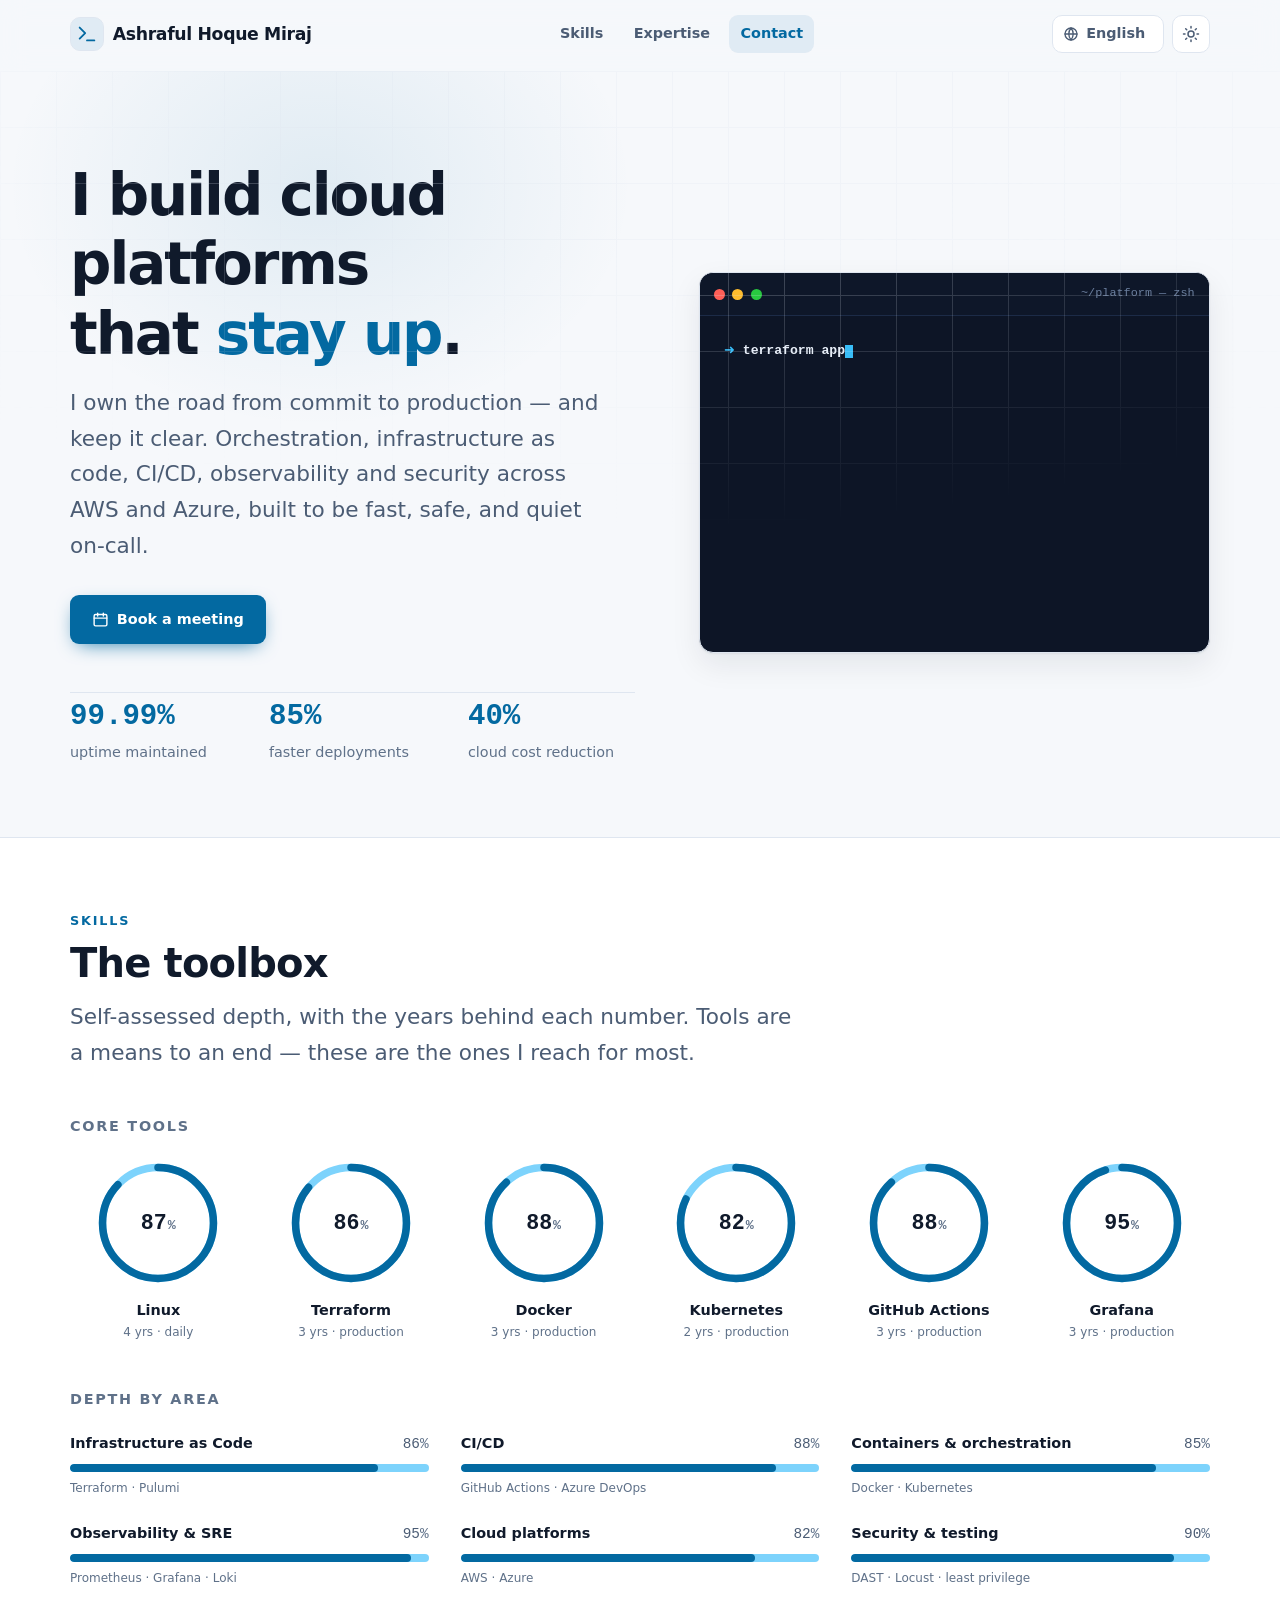
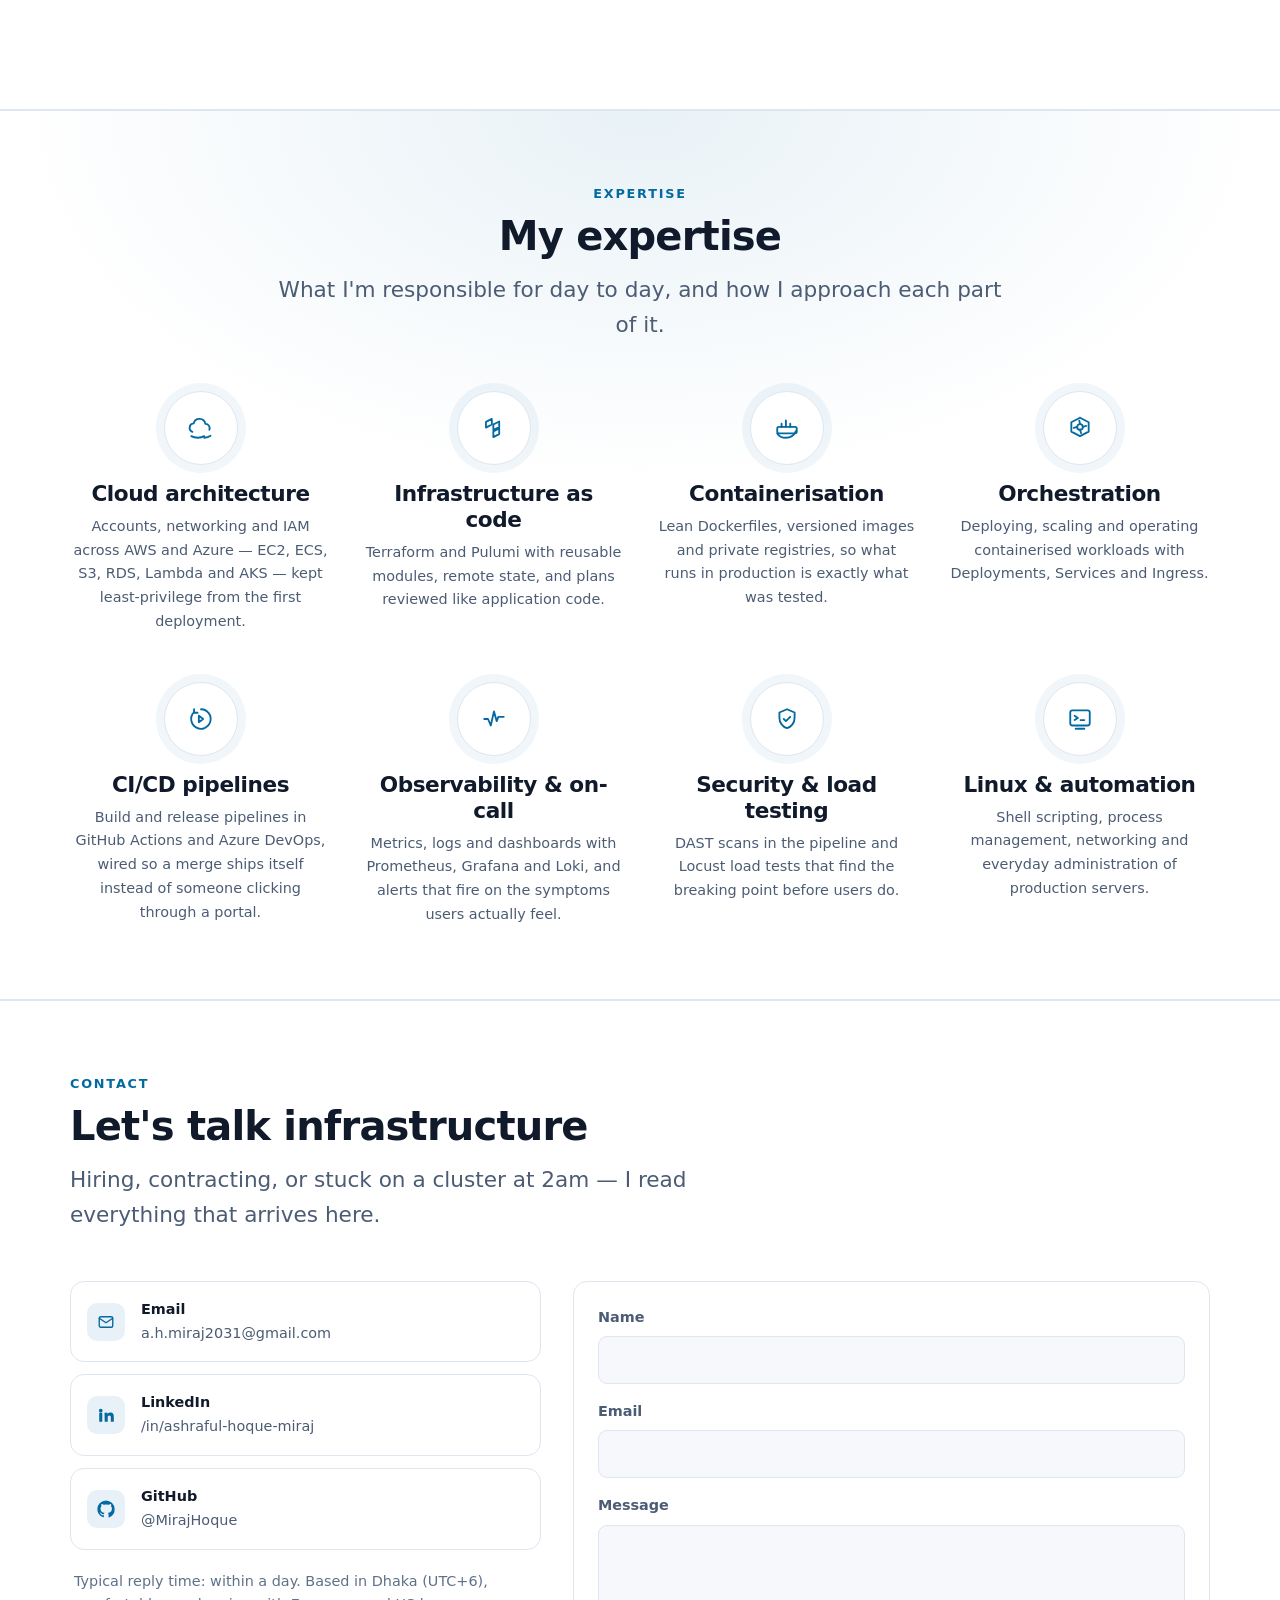
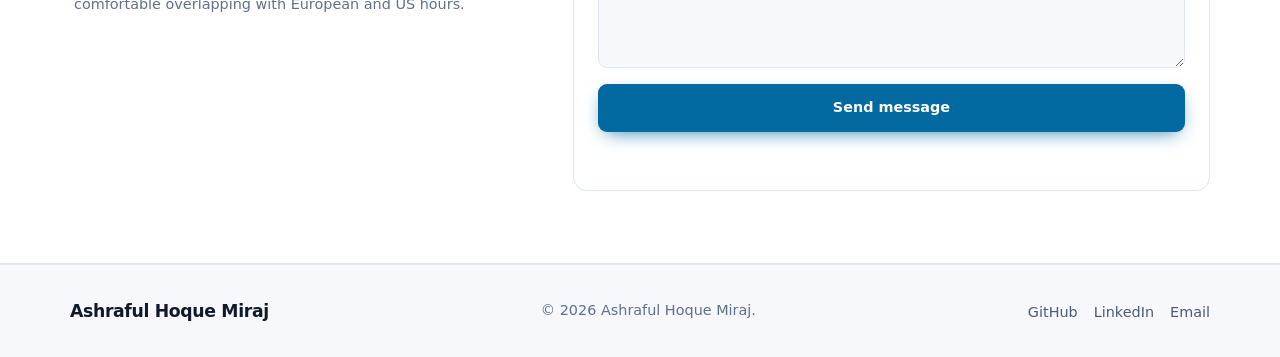
<file: index.html>
<!DOCTYPE html>
<html lang="en" data-theme="light">
<head>
<meta charset="utf-8">
<meta name="viewport" content="width=device-width, initial-scale=1">

<!-- ============================================================
     PRIMARY META  (edit name / domain / description here)
     ============================================================ -->
<title>Ashraful Hoque Miraj — DevOps &amp; Platform Engineer</title>
<meta name="description" content="DevOps and Platform Engineer specialising in AWS, Kubernetes, Terraform and CI/CD automation. I build reliable, secure, cost-efficient cloud platforms.">
<meta name="author" content="Ashraful Hoque Miraj">
<!-- Light is the default; the toggle updates this to match. -->
<meta name="theme-color" content="#f6f8fb">
<link rel="canonical" href="https://iammiraj.me/">

<!-- Open Graph / social sharing -->
<meta property="og:type" content="website">
<meta property="og:url" content="https://iammiraj.me/">
<meta property="og:title" content="Ashraful Hoque Miraj — DevOps &amp; Platform Engineer">
<meta property="og:description" content="I design and run cloud platforms: AWS, Kubernetes, Terraform, GitOps and observability that teams actually enjoy shipping on.">
<meta property="og:image" content="https://iammiraj.me/assets/img/og-image.png">
<meta property="og:image:alt" content="Ashraful Hoque Miraj, DevOps and Platform Engineer">
<meta name="twitter:card" content="summary_large_image">
<meta name="twitter:title" content="Ashraful Hoque Miraj — DevOps &amp; Platform Engineer">
<meta name="twitter:description" content="I design and run cloud platforms: AWS, Kubernetes, Terraform, GitOps and observability.">
<meta name="twitter:image" content="https://iammiraj.me/assets/img/og-image.png">

<!-- Icons / manifest -->
<link rel="icon" href="assets/img/favicon.svg" type="image/svg+xml">
<link rel="apple-touch-icon" href="assets/img/apple-touch-icon.png">
<link rel="manifest" href="site.webmanifest">

<!-- Styles -->
<link rel="stylesheet" href="assets/css/styles.css">

<!-- Set the theme before first paint to avoid a flash of the wrong colours.
     Kept in its own file so the Content Security Policy needs no inline scripts. -->
<script src="assets/js/theme-init.js"></script>

<!-- Structured data: helps Google show you as a person, not a page -->
<script type="application/ld+json">
{
  "@context": "https://schema.org",
  "@type": "Person",
  "name": "Ashraful Hoque Miraj",
  "jobTitle": "DevOps & Platform Engineer",
  "email": "mailto:a.h.miraj2031@gmail.com",
  "url": "https://iammiraj.me/",
  "sameAs": [
    "https://github.com/MirajHoque",
    "https://www.linkedin.com/in/ashraful-hoque-miraj-719020146/"
  ],
  "knowsAbout": ["AWS", "Kubernetes", "Terraform", "CI/CD", "Observability", "Site Reliability Engineering"]
}
</script>
</head>

<body>
<a class="skip-link" href="#main" data-i18n="a11y.skip">Skip to main content</a>

<!-- ============================================================ HEADER -->
<header class="site-header" id="site-header">
  <div class="container header-inner">
    <a class="brand" href="#top">
      <span class="brand-mark" aria-hidden="true">
        <svg viewBox="0 0 24 24" width="22" height="22" fill="none" stroke="currentColor" stroke-width="2" stroke-linecap="round" stroke-linejoin="round"><path d="m4 17 6-6-6-6"/><path d="M12 19h8"/></svg>
      </span>
      <span class="brand-text">Ashraful Hoque Miraj</span>
    </a>

    <nav class="nav" id="primary-nav" aria-label="Primary" data-i18n-attr="aria-label:nav.label">
      <ul class="nav-list">
        <!-- HIDDEN FOR INITIAL RELEASE: <li><a href="#about">About</a></li> -->
        <li><a href="#skills" data-i18n="nav.skills">Skills</a></li>
        <li><a href="#expertise" data-i18n="nav.expertise">Expertise</a></li>
        <!-- HIDDEN FOR INITIAL RELEASE: <li><a href="#experience">Experience</a></li> -->
        <!-- HIDDEN FOR INITIAL RELEASE: <li><a href="#projects">Projects</a></li> -->
        <!-- HIDDEN FOR INITIAL RELEASE: <li><a href="#certifications">Certifications</a></li> -->
        <li><a href="#contact" data-i18n="nav.contact">Contact</a></li>
      </ul>
    </nav>

    <div class="header-actions">
      <label class="lang-picker">
        <span class="visually-hidden" data-i18n="lang.label">Language</span>
        <svg viewBox="0 0 24 24" width="16" height="16" fill="none" stroke="currentColor" stroke-width="2" stroke-linecap="round" stroke-linejoin="round" aria-hidden="true"><circle cx="12" cy="12" r="9"/><path d="M3 12h18"/><path d="M12 3a14 14 0 0 1 0 18a14 14 0 0 1 0-18"/></svg>
        <select id="lang-select">
          <option value="en" lang="en">English</option>
          <option value="ja" lang="ja">日本語</option>
          <option value="es" lang="es">Español</option>
          <option value="bn" lang="bn">বাংলা</option>
        </select>
      </label>
      <button class="icon-btn" id="theme-toggle" type="button" aria-label="Switch to light theme" aria-pressed="false" title="Toggle theme" data-i18n-attr="title:theme.title">
        <svg class="icon-sun" viewBox="0 0 24 24" width="18" height="18" fill="none" stroke="currentColor" stroke-width="2" stroke-linecap="round"><circle cx="12" cy="12" r="4"/><path d="M12 2v2M12 20v2M4.9 4.9l1.4 1.4M17.7 17.7l1.4 1.4M2 12h2M20 12h2M4.9 19.1l1.4-1.4M17.7 6.3l1.4-1.4"/></svg>
        <svg class="icon-moon" viewBox="0 0 24 24" width="18" height="18" fill="none" stroke="currentColor" stroke-width="2" stroke-linecap="round" stroke-linejoin="round"><path d="M21 12.8A9 9 0 1 1 11.2 3a7 7 0 0 0 9.8 9.8Z"/></svg>
      </button>
      <button class="icon-btn nav-toggle" id="nav-toggle" type="button" aria-label="Open menu" aria-expanded="false" aria-controls="primary-nav">
        <svg viewBox="0 0 24 24" width="20" height="20" fill="none" stroke="currentColor" stroke-width="2" stroke-linecap="round"><path d="M3 6h18M3 12h18M3 18h18"/></svg>
      </button>
    </div>
  </div>
  <div class="scroll-progress" id="scroll-progress" aria-hidden="true"></div>
</header>

<main id="main">

  <!-- ============================================================ HERO -->
  <section class="hero" id="top">
    <div class="container hero-grid">
      <div class="hero-copy">
        <h1 class="hero-title" data-i18n-html="hero.title">I build cloud platforms that <span class="accent">stay up</span>.</h1>
        <p class="hero-lede" data-i18n="hero.lede">
          I own the road from commit to production — and keep it clear. Orchestration, infrastructure
          as code, CI/CD, observability and security across AWS and Azure, built to be fast, safe,
          and quiet on-call.
        </p>

        <div class="hero-cta">
          <!-- HIDDEN FOR INITIAL RELEASE: <a class="btn btn-primary" href="#projects">View my work</a> -->
          <a class="btn btn-primary" href="https://calendar.app.google/dYJJhcYRxS9fG9Bp9" target="_blank" rel="noopener">
            <svg viewBox="0 0 24 24" width="17" height="17" fill="none" stroke="currentColor" stroke-width="2" stroke-linecap="round" stroke-linejoin="round" aria-hidden="true"><rect x="3" y="5" width="18" height="16" rx="2"/><path d="M16 3v4M8 3v4M3 10h18"/></svg>
            <span data-i18n="hero.book">Book a meeting</span>
          </a>
          <!-- HIDDEN FOR INITIAL RELEASE: uncomment to restore
          <a class="btn btn-ghost" href="assets/files/resume.pdf" download>
            <svg viewBox="0 0 24 24" width="17" height="17" fill="none" stroke="currentColor" stroke-width="2" stroke-linecap="round" stroke-linejoin="round" aria-hidden="true"><path d="M12 3v12"/><path d="m7 12 5 5 5-5"/><path d="M5 21h14"/></svg>
            Download résumé
          </a>
          -->
        </div>

        <ul class="hero-stats" role="list">
          <li><strong data-count-to="99.99" data-decimals="2" data-suffix="%">99.99%</strong><span data-i18n="stat.uptime">uptime maintained</span></li>
          <li><strong data-count-to="85" data-suffix="%">85%</strong><span data-i18n="stat.deploy">faster deployments</span></li>
          <li><strong data-count-to="40" data-suffix="%">40%</strong><span data-i18n="stat.cost">cloud cost reduction</span></li>
        </ul>
      </div>

      <!-- Decorative terminal: pure CSS/HTML, no images to download -->
      <div class="hero-visual" aria-hidden="true">
        <div class="terminal">
          <div class="terminal-bar">
            <span class="dot dot-red"></span><span class="dot dot-amber"></span><span class="dot dot-green"></span>
            <span class="terminal-title">~/platform — zsh</span>
          </div>
          <pre class="terminal-body"><code><span class="c-prompt">➜</span> <span class="c-cmd">terraform apply</span> -auto-approve
<span class="c-ok">Apply complete!</span> 24 added, 3 changed, 0 destroyed.

<span class="c-prompt">➜</span> <span class="c-cmd">kubectl get pods</span> -n production
NAME                     READY   STATUS    AGE
api-7d9f8c6b45-2xk9p     1/1     <span class="c-ok">Running</span>   14d
worker-5c7b9d8f6-mn4tq   1/1     <span class="c-ok">Running</span>   14d
gateway-6f8d9c7b5-pl3wz  1/1     <span class="c-ok">Running</span>   14d

<span class="c-prompt">➜</span> <span class="c-cmd">logcli query</span> 'sum(rate({app="api"} |= "error" [5m]))'
<span class="c-dim">api</span>  <span class="c-ok">0.00 errors/s</span>
<span class="c-prompt">➜</span> <span class="cursor"></span></code></pre>
          <!-- Further scenes the terminal types after the one above, then loops -->
          <template class="terminal-scene"><span class="c-prompt">➜</span> <span class="c-cmd">docker scout cves</span> api:v2.4.1
<span class="c-ok">✓ No vulnerable package detected</span>

<span class="c-prompt">➜</span> <span class="c-cmd">gh run watch</span>
<span class="c-ok">✓</span> main · Deploy to production · <span class="c-dim">2m14s</span>

<span class="c-prompt">➜</span> <span class="c-cmd">locust</span> -f load.py --headless -u 500 -t 5m
500 users · p95 180ms · <span class="c-ok">0 failures</span>

<span class="c-prompt">➜</span> <span class="c-cmd">uptime</span> -p
<span class="c-ok">up 30 weeks, 4 days, 2 hours</span>
<span class="c-prompt">➜</span> <span class="cursor"></span></template>
        </div>
      </div>
    </div>
  </section>

  <!-- ============================================================ ABOUT -->
  <!-- HIDDEN FOR INITIAL RELEASE: uncomment to restore
  <section class="section" id="about">
    <div class="container">
      <header class="section-head reveal">
        <p class="section-kicker">About</p>
        <h2 class="section-title">Engineering the boring, reliable middle</h2>
      </header>

      <div class="about-grid">
        <div class="about-copy reveal">
          <p>
            I'm a DevOps engineer who cares less about the newest tool and more about the
            outcome: developers shipping safely, on their own, at any hour, without a runbook
            in one hand and a prayer in the other.
          </p>
          <p>
            Most of my work sits where infrastructure, automation and developer experience
            overlap — codifying environments in Terraform, running workloads on Kubernetes,
            wiring up pipelines that test and deploy themselves, and instrumenting everything
            so failures are obvious before customers notice them.
          </p>
          <p>
            I've migrated monoliths into containers, replaced click-ops with reviewable code,
            introduced GitOps to teams that had never used it, and cut cloud bills that had
            quietly doubled. I write documentation nobody asked for, and I like on-call rotas
            that are uneventful.
          </p>
          <ul class="about-points" role="list">
            <li>Infrastructure as Code by default — no manual console changes</li>
            <li>Security and cost treated as day-one requirements, not audits</li>
            <li>Observability first: SLOs, dashboards and alerts that mean something</li>
            <li>Automation with an off-switch — every pipeline has a rollback</li>
          </ul>
        </div>

        <aside class="about-card reveal">
          <h3>At a glance</h3>
          <dl class="facts">
            <div><dt>Role</dt><dd>DevOps / Platform Engineer</dd></div>
            <div><dt>Location</dt><dd>Dhaka, Bangladesh · Remote friendly</dd></div>
            <div><dt>Experience</dt><dd>4 years &middot; DevOps since 2023</dd></div>
            <div><dt>Focus</dt><dd>AWS · Kubernetes · Terraform</dd></div>
            <div><dt>Languages</dt><dd>Bash, Python, Go, YAML (sadly)</dd></div>
            <div><dt>Open to</dt><dd>Full-time · Contract</dd></div>
          </dl>
          <a class="text-link" href="#contact">Start a conversation
            <svg viewBox="0 0 24 24" width="15" height="15" fill="none" stroke="currentColor" stroke-width="2" stroke-linecap="round" stroke-linejoin="round" aria-hidden="true"><path d="M5 12h14"/><path d="m12 5 7 7-7 7"/></svg>
          </a>
        </aside>
      </div>
    </div>
  </section>
  -->

  <!-- ============================================================ SKILLS -->
  <section class="section section-alt" id="skills">
    <div class="container">
      <header class="section-head reveal">
        <p class="section-kicker" data-i18n="skills.kicker">Skills</p>
        <h2 class="section-title" data-i18n="skills.title">The toolbox</h2>
        <p class="section-sub" data-i18n="skills.sub">
          Self-assessed depth, with the years behind each number. Tools are a means to an
          end &mdash; these are the ones I reach for most.
        </p>
      </header>


      <div class="meters reveal">
        <h3 class="subhead" data-i18n="skills.core">Core tools</h3>
        <ul class="rings" role="list">
          <li class="ring-item">
            <span class="ring" style="--pct: 87">
              <svg viewBox="0 0 120 120" aria-hidden="true" focusable="false">
                <circle class="ring-track" cx="60" cy="60" r="52"></circle>
                <circle class="ring-fill" cx="60" cy="60" r="52"></circle>
              </svg>
              <span class="ring-figure"><span class="num">87<span class="unit">%</span></span></span>
            </span>
            <p class="ring-name">Linux</p>
            <p class="ring-meta" data-i18n="ring.4daily">4 yrs &middot; daily</p>
          </li>
          <li class="ring-item">
            <span class="ring" style="--pct: 86">
              <svg viewBox="0 0 120 120" aria-hidden="true" focusable="false">
                <circle class="ring-track" cx="60" cy="60" r="52"></circle>
                <circle class="ring-fill" cx="60" cy="60" r="52"></circle>
              </svg>
              <span class="ring-figure"><span class="num">86<span class="unit">%</span></span></span>
            </span>
            <p class="ring-name">Terraform</p>
            <p class="ring-meta" data-i18n="ring.3prod">3 yrs &middot; production</p>
          </li>
          <li class="ring-item">
            <span class="ring" style="--pct: 88">
              <svg viewBox="0 0 120 120" aria-hidden="true" focusable="false">
                <circle class="ring-track" cx="60" cy="60" r="52"></circle>
                <circle class="ring-fill" cx="60" cy="60" r="52"></circle>
              </svg>
              <span class="ring-figure"><span class="num">88<span class="unit">%</span></span></span>
            </span>
            <p class="ring-name">Docker</p>
            <p class="ring-meta" data-i18n="ring.3prod">3 yrs &middot; production</p>
          </li>
          <li class="ring-item">
            <span class="ring" style="--pct: 82">
              <svg viewBox="0 0 120 120" aria-hidden="true" focusable="false">
                <circle class="ring-track" cx="60" cy="60" r="52"></circle>
                <circle class="ring-fill" cx="60" cy="60" r="52"></circle>
              </svg>
              <span class="ring-figure"><span class="num">82<span class="unit">%</span></span></span>
            </span>
            <p class="ring-name">Kubernetes</p>
            <p class="ring-meta" data-i18n="ring.2prod">2 yrs &middot; production</p>
          </li>
          <li class="ring-item">
            <span class="ring" style="--pct: 88">
              <svg viewBox="0 0 120 120" aria-hidden="true" focusable="false">
                <circle class="ring-track" cx="60" cy="60" r="52"></circle>
                <circle class="ring-fill" cx="60" cy="60" r="52"></circle>
              </svg>
              <span class="ring-figure"><span class="num">88<span class="unit">%</span></span></span>
            </span>
            <p class="ring-name">GitHub Actions</p>
            <p class="ring-meta" data-i18n="ring.3prod">3 yrs &middot; production</p>
          </li>
          <li class="ring-item">
            <span class="ring" style="--pct: 95">
              <svg viewBox="0 0 120 120" aria-hidden="true" focusable="false">
                <circle class="ring-track" cx="60" cy="60" r="52"></circle>
                <circle class="ring-fill" cx="60" cy="60" r="52"></circle>
              </svg>
              <span class="ring-figure"><span class="num">95<span class="unit">%</span></span></span>
            </span>
            <p class="ring-name">Grafana</p>
            <p class="ring-meta" data-i18n="ring.3prod">3 yrs &middot; production</p>
          </li>
        </ul>
      </div>

      <div class="meters reveal">
        <h3 class="subhead" data-i18n="skills.depth">Depth by area</h3>
        <ul class="bars" role="list">
          <li class="bar-item">
            <p class="bar-head">
              <span class="bar-name" data-i18n="bar.iac">Infrastructure as Code</span>
              <span class="bar-value">86<span class="unit">%</span></span>
            </p>
            <span class="bar-track" aria-hidden="true"><span class="bar-fill" style="--pct: 86"></span></span>
            <p class="bar-meta">Terraform &middot; Pulumi</p>
          </li>
          <li class="bar-item">
            <p class="bar-head">
              <span class="bar-name" data-i18n="bar.cicd">CI/CD</span>
              <span class="bar-value">88<span class="unit">%</span></span>
            </p>
            <span class="bar-track" aria-hidden="true"><span class="bar-fill" style="--pct: 88"></span></span>
            <p class="bar-meta">GitHub Actions &middot; Azure DevOps</p>
          </li>
          <li class="bar-item">
            <p class="bar-head">
              <span class="bar-name" data-i18n="bar.containers">Containers &amp; orchestration</span>
              <span class="bar-value">85<span class="unit">%</span></span>
            </p>
            <span class="bar-track" aria-hidden="true"><span class="bar-fill" style="--pct: 85"></span></span>
            <p class="bar-meta">Docker &middot; Kubernetes</p>
          </li>
          <li class="bar-item">
            <p class="bar-head">
              <span class="bar-name" data-i18n="bar.obs">Observability &amp; SRE</span>
              <span class="bar-value">95<span class="unit">%</span></span>
            </p>
            <span class="bar-track" aria-hidden="true"><span class="bar-fill" style="--pct: 95"></span></span>
            <p class="bar-meta">Prometheus &middot; Grafana &middot; Loki</p>
          </li>
          <li class="bar-item">
            <p class="bar-head">
              <span class="bar-name" data-i18n="bar.cloud">Cloud platforms</span>
              <span class="bar-value">82<span class="unit">%</span></span>
            </p>
            <span class="bar-track" aria-hidden="true"><span class="bar-fill" style="--pct: 82"></span></span>
            <p class="bar-meta">AWS &middot; Azure</p>
          </li>
          <li class="bar-item">
            <p class="bar-head">
              <span class="bar-name" data-i18n="bar.security">Security &amp; testing</span>
              <span class="bar-value">90<span class="unit">%</span></span>
            </p>
            <span class="bar-track" aria-hidden="true"><span class="bar-fill" style="--pct: 90"></span></span>
            <p class="bar-meta" data-i18n="bar.securityMeta">DAST &middot; Locust &middot; least privilege</p>
          </li>
        </ul>
      </div>

    </div>
  </section>

  <!-- ============================================================ EXPERTISE -->
  <section class="section section-accent" id="expertise">
    <div class="container">
      <header class="section-head section-head-center reveal">
        <p class="section-kicker" data-i18n="exp.kicker">Expertise</p>
        <h2 class="section-title" data-i18n="exp.title">My expertise</h2>
        <p class="section-sub" data-i18n="exp.sub">
          What I'm responsible for day to day, and how I approach each part of it.
        </p>
      </header>

      <ul class="expertise-grid" role="list">
        <li class="expertise-item reveal">
          <span class="expertise-icon" aria-hidden="true">
            <svg viewBox="0 0 24 24" width="26" height="26" fill="none" stroke="currentColor" stroke-width="1.7" stroke-linecap="round" stroke-linejoin="round"><path d="M4 15.5a4 4 0 0 1 1.2-7.7A5.5 5.5 0 0 1 16 8.2a3.9 3.9 0 0 1 3.7 5.4"/><path d="M3 19.5c1.6 1 3.7 1.5 6 1.5s4.4-.5 6-1.5"/><path d="M15 21c2.3-.2 4.3-.8 5.8-1.8"/></svg>
          </span>
          <h3 class="expertise-name" data-i18n="exp.cloud">Cloud architecture</h3>
          <p class="expertise-desc" data-i18n-html="exp.cloudDesc">Accounts, networking and IAM across AWS and Azure &mdash; EC2, ECS, S3, RDS, Lambda and AKS &mdash; kept least-privilege from the first deployment.</p>
        </li>
        <li class="expertise-item reveal">
          <span class="expertise-icon" aria-hidden="true">
            <svg viewBox="0 0 24 24" width="26" height="26" fill="none" stroke="currentColor" stroke-width="1.7" stroke-linecap="round" stroke-linejoin="round"><path d="M10 3.6 4.6 6.4v5.2L10 8.8Z"/><path d="M11.4 8.8 16.8 6v5.2l-5.4 2.8Z"/><path d="M11.4 15.2l5.4-2.8v5.2l-5.4 2.8Z"/></svg>
          </span>
          <h3 class="expertise-name" data-i18n="exp.iac">Infrastructure as code</h3>
          <p class="expertise-desc" data-i18n-html="exp.iacDesc">Terraform and Pulumi with reusable modules, remote state, and plans reviewed like application code.</p>
        </li>
        <li class="expertise-item reveal">
          <span class="expertise-icon" aria-hidden="true">
            <svg viewBox="0 0 24 24" width="26" height="26" fill="none" stroke="currentColor" stroke-width="1.7" stroke-linecap="round" stroke-linejoin="round"><rect x="3" y="11" width="18" height="6" rx="1.5"/><path d="M7 11V8M11 11V8M15 11V8M11 8V5"/><path d="M3 17c1.5 2.5 4 4 8 4s7.5-2 9-6"/></svg>
          </span>
          <h3 class="expertise-name" data-i18n="exp.containers">Containerisation</h3>
          <p class="expertise-desc" data-i18n-html="exp.containersDesc">Lean Dockerfiles, versioned images and private registries, so what runs in production is exactly what was tested.</p>
        </li>
        <li class="expertise-item reveal">
          <span class="expertise-icon" aria-hidden="true">
            <svg viewBox="0 0 24 24" width="26" height="26" fill="none" stroke="currentColor" stroke-width="1.7" stroke-linecap="round" stroke-linejoin="round"><path d="m12 2.5 8 4.2v8.6l-8 4.2-8-4.2V6.7Z"/><circle cx="12" cy="11" r="2.6"/><path d="m12 8.4-.6-3.2M14.6 11l3.1-.9M12 13.6l.9 3.1M9.4 11l-3.1.9"/></svg>
          </span>
          <h3 class="expertise-name" data-i18n="exp.orch">Orchestration</h3>
          <p class="expertise-desc" data-i18n-html="exp.orchDesc">Deploying, scaling and operating containerised workloads with Deployments, Services and Ingress.</p>
        </li>
        <li class="expertise-item reveal">
          <span class="expertise-icon" aria-hidden="true">
            <svg viewBox="0 0 24 24" width="26" height="26" fill="none" stroke="currentColor" stroke-width="1.7" stroke-linecap="round" stroke-linejoin="round"><path d="M12 3a9 9 0 1 1-6.4 2.6"/><path d="M5.6 3v3.2h3.2"/><path d="m10 9 4 3-4 3Z"/></svg>
          </span>
          <h3 class="expertise-name" data-i18n="exp.cicd">CI/CD pipelines</h3>
          <p class="expertise-desc" data-i18n-html="exp.cicdDesc">Build and release pipelines in GitHub Actions and Azure DevOps, wired so a merge ships itself instead of someone clicking through a portal.</p>
        </li>
        <li class="expertise-item reveal">
          <span class="expertise-icon" aria-hidden="true">
            <svg viewBox="0 0 24 24" width="26" height="26" fill="none" stroke="currentColor" stroke-width="1.7" stroke-linecap="round" stroke-linejoin="round"><path d="M3 12h3.5l2.5 6 3-13 2.5 9 1.5-4H21"/></svg>
          </span>
          <h3 class="expertise-name" data-i18n="exp.obs">Observability &amp; on-call</h3>
          <p class="expertise-desc" data-i18n-html="exp.obsDesc">Metrics, logs and dashboards with Prometheus, Grafana and Loki, and alerts that fire on the symptoms users actually feel.</p>
        </li>
        <li class="expertise-item reveal">
          <span class="expertise-icon" aria-hidden="true">
            <svg viewBox="0 0 24 24" width="26" height="26" fill="none" stroke="currentColor" stroke-width="1.7" stroke-linecap="round" stroke-linejoin="round"><path d="M12 3 5 6v5c0 4.5 3 8.3 7 9.5 4-1.2 7-5 7-9.5V6Z"/><path d="m9 12 2 2 4-4"/></svg>
          </span>
          <h3 class="expertise-name" data-i18n="exp.sec">Security &amp; load testing</h3>
          <p class="expertise-desc" data-i18n-html="exp.secDesc">DAST scans in the pipeline and Locust load tests that find the breaking point before users do.</p>
        </li>
        <li class="expertise-item reveal">
          <span class="expertise-icon" aria-hidden="true">
            <svg viewBox="0 0 24 24" width="26" height="26" fill="none" stroke="currentColor" stroke-width="1.7" stroke-linecap="round" stroke-linejoin="round"><rect x="3" y="4" width="18" height="14" rx="2"/><path d="m7 9 3 2-3 2"/><path d="M12.5 13H16"/><path d="M8 21h8"/></svg>
          </span>
          <h3 class="expertise-name" data-i18n="exp.linux">Linux &amp; automation</h3>
          <p class="expertise-desc" data-i18n-html="exp.linuxDesc">Shell scripting, process management, networking and everyday administration of production servers.</p>
        </li>
      </ul>
    </div>
  </section>

  <!-- ============================================================ EXPERIENCE -->
  <!-- HIDDEN FOR INITIAL RELEASE: uncomment to restore
  <section class="section" id="experience">
    <div class="container">
      <header class="section-head reveal">
        <p class="section-kicker">Experience</p>
        <h2 class="section-title">Where I've done it</h2>
      </header>

      <ol class="timeline" role="list">
        <li class="timeline-item is-current">
          <span class="timeline-marker" aria-hidden="true"></span>
          <div class="timeline-body">
            <p class="timeline-period">2024 &mdash; Present</p>
            <h3 class="timeline-role">DevOps Engineer</h3>
            <p class="timeline-company">Brillmark LLC</p>
            <p class="timeline-summary">Own the platform used by every product team: cloud accounts, clusters, pipelines and the paved road between them.</p>
            <ul class="bullets" role="list">
              <li>Rebuilt deployment pipelines around GitHub Actions and Argo CD, taking releases from weekly and manual to ~30 per week, self-service.</li>
              <li>Codified the entire AWS estate in Terraform modules with policy checks in CI, eliminating drift and console-made changes.</li>
              <li>Introduced SLOs and an on-call rota backed by Prometheus and Grafana; cut alert noise by 70% and mean time to recovery to under 15 minutes.</li>
              <li>Right-sized workloads, added spot capacity and lifecycle policies, reducing monthly cloud spend by 40%.</li>
            </ul>
            <ul class="tags subtle" role="list"><li>AWS</li><li>EKS</li><li>Terraform</li><li>Argo CD</li><li>Prometheus</li></ul>
          </div>
        </li>
        <li class="timeline-item">
          <span class="timeline-marker" aria-hidden="true"></span>
          <div class="timeline-body">
            <p class="timeline-period">2023 &mdash; 2024</p>
            <h3 class="timeline-role">DevOps Engineer</h3>
            <p class="timeline-company">Cognitive Automation Technologies</p>
            <p class="timeline-summary">Migrated a legacy monolith and its noisy neighbours onto containers, then kept them running while the product doubled in traffic.</p>
            <ul class="bullets" role="list">
              <li>Containerised 20+ services and moved them from EC2 to Kubernetes with zero customer-visible downtime.</li>
              <li>Built a centralised logging and metrics stack (ELK, Prometheus, Grafana) that gave developers their first real visibility into production.</li>
              <li>Automated environment provisioning so a full staging stack could be created and destroyed on demand in under 20 minutes.</li>
              <li>Added image scanning, dependency checks and secrets management to every pipeline.</li>
            </ul>
            <ul class="tags subtle" role="list"><li>Kubernetes</li><li>Docker</li><li>GitLab CI</li><li>ELK</li><li>Ansible</li></ul>
          </div>
        </li>
        <li class="timeline-item">
          <span class="timeline-marker" aria-hidden="true"></span>
          <div class="timeline-body">
            <p class="timeline-period">2022 &mdash; 2023</p>
            <h3 class="timeline-role">Junior Software Engineer</h3>
            <p class="timeline-company">Akaar IT Limited</p>
            <p class="timeline-summary">Kept Linux fleets, networks and backups healthy, and started replacing manual runbooks with scripts and configuration management.</p>
            <ul class="bullets" role="list">
              <li>Administered Linux servers, Nginx, and PostgreSQL for customer-facing applications.</li>
              <li>Automated patching, backups and restore drills with Ansible and cron-driven jobs.</li>
              <li>Set up the first CI pipelines with Jenkins, replacing manual FTP-style deployments.</li>
            </ul>
            <ul class="tags subtle" role="list"><li>Linux</li><li>Nginx</li><li>Jenkins</li><li>Bash</li><li>PostgreSQL</li></ul>
          </div>
        </li>
      </ol>
    </div>
  </section>
  -->

  <!-- ============================================================ PROJECTS -->
  <!-- HIDDEN FOR INITIAL RELEASE: uncomment to restore
  <section class="section section-alt" id="projects">
    <div class="container">
      <header class="section-head reveal">
        <p class="section-kicker">Projects</p>
        <h2 class="section-title">Selected work</h2>
        <p class="section-sub">A few things I've built. Each one solved a real, annoying problem.</p>
      </header>

      <div class="projects-grid">
        <article class="project reveal">
          <div class="project-head">
            <span class="project-glyph" aria-hidden="true">
              <svg viewBox="0 0 24 24" width="20" height="20" fill="none" stroke="currentColor" stroke-width="1.8" stroke-linecap="round" stroke-linejoin="round"><path d="M4 6h16"/><path d="M4 12h10"/><path d="M4 18h7"/><circle cx="19" cy="15" r="3"/></svg>
            </span>
            <h3 class="project-title">Self-service Kubernetes platform</h3>
          </div>
          <p class="project-desc">
            An internal developer platform where a team gets a namespace, pipeline, DNS entry,
            dashboards and alerts from a single pull request. Onboarding a new service went from
            two days of tickets to about ten minutes.
          </p>
          <ul class="tags" role="list"><li>Kubernetes</li><li>Argo CD</li><li>Helm</li><li>Backstage</li><li>Terraform</li></ul>
          <div class="project-links">
            <a href="https://github.com/MirajHoque/your-repo" rel="noopener">
              <svg viewBox="0 0 24 24" width="16" height="16" fill="currentColor" aria-hidden="true"><path d="M12 .5A11.5 11.5 0 0 0 .5 12a11.5 11.5 0 0 0 7.9 10.9c.6.1.8-.2.8-.6v-2c-3.2.7-3.9-1.4-3.9-1.4-.6-1.3-1.4-1.7-1.4-1.7-1.1-.7.1-.7.1-.7 1.2.1 1.8 1.2 1.8 1.2 1.1 1.8 2.8 1.3 3.5 1 .1-.8.4-1.3.7-1.6-2.6-.3-5.3-1.3-5.3-5.7 0-1.3.5-2.3 1.2-3.1-.1-.3-.5-1.5.1-3.1 0 0 1-.3 3.3 1.2a11.4 11.4 0 0 1 6 0C17.6 4.9 18.6 5.2 18.6 5.2c.6 1.6.2 2.8.1 3.1.8.8 1.2 1.8 1.2 3.1 0 4.4-2.7 5.4-5.3 5.7.4.4.8 1.1.8 2.2v3.3c0 .4.2.7.8.6A11.5 11.5 0 0 0 23.5 12 11.5 11.5 0 0 0 12 .5Z"/></svg>
              Source
            </a>
            <a href="#contact">Case study</a>
          </div>
        </article>

        <article class="project reveal">
          <div class="project-head">
            <span class="project-glyph" aria-hidden="true">
              <svg viewBox="0 0 24 24" width="20" height="20" fill="none" stroke="currentColor" stroke-width="1.8" stroke-linecap="round" stroke-linejoin="round"><path d="M12 3v18"/><path d="M5 8h14"/><path d="M7 21h10"/><circle cx="12" cy="6" r="3"/></svg>
            </span>
            <h3 class="project-title">Terraform module library</h3>
          </div>
          <p class="project-desc">
            A versioned set of opinionated AWS modules — VPC, EKS, RDS, IAM baselines — with
            built-in tagging, encryption and logging. New environments start compliant instead of
            being retrofitted later.
          </p>
          <ul class="tags" role="list"><li>Terraform</li><li>AWS</li><li>Checkov</li><li>Terratest</li><li>Atlantis</li></ul>
          <div class="project-links">
            <a href="https://github.com/MirajHoque/your-repo" rel="noopener">
              <svg viewBox="0 0 24 24" width="16" height="16" fill="currentColor" aria-hidden="true"><path d="M12 .5A11.5 11.5 0 0 0 .5 12a11.5 11.5 0 0 0 7.9 10.9c.6.1.8-.2.8-.6v-2c-3.2.7-3.9-1.4-3.9-1.4-.6-1.3-1.4-1.7-1.4-1.7-1.1-.7.1-.7.1-.7 1.2.1 1.8 1.2 1.8 1.2 1.1 1.8 2.8 1.3 3.5 1 .1-.8.4-1.3.7-1.6-2.6-.3-5.3-1.3-5.3-5.7 0-1.3.5-2.3 1.2-3.1-.1-.3-.5-1.5.1-3.1 0 0 1-.3 3.3 1.2a11.4 11.4 0 0 1 6 0C17.6 4.9 18.6 5.2 18.6 5.2c.6 1.6.2 2.8.1 3.1.8.8 1.2 1.8 1.2 3.1 0 4.4-2.7 5.4-5.3 5.7.4.4.8 1.1.8 2.2v3.3c0 .4.2.7.8.6A11.5 11.5 0 0 0 23.5 12 11.5 11.5 0 0 0 12 .5Z"/></svg>
              Source
            </a>
          </div>
        </article>

        <article class="project reveal">
          <div class="project-head">
            <span class="project-glyph" aria-hidden="true">
              <svg viewBox="0 0 24 24" width="20" height="20" fill="none" stroke="currentColor" stroke-width="1.8" stroke-linecap="round" stroke-linejoin="round"><path d="M3 3v18h18"/><path d="m7 14 3-4 3 3 5-7"/></svg>
            </span>
            <h3 class="project-title">Observability stack as code</h3>
          </div>
          <p class="project-desc">
            Prometheus, Grafana, Loki and OpenTelemetry deployed by Helm and configured in Git.
            Dashboards and alert rules ship with the services they watch, so monitoring never lags
            behind a release.
          </p>
          <ul class="tags" role="list"><li>Prometheus</li><li>Grafana</li><li>Loki</li><li>OpenTelemetry</li><li>Alertmanager</li></ul>
          <div class="project-links">
            <a href="https://github.com/MirajHoque/your-repo" rel="noopener">
              <svg viewBox="0 0 24 24" width="16" height="16" fill="currentColor" aria-hidden="true"><path d="M12 .5A11.5 11.5 0 0 0 .5 12a11.5 11.5 0 0 0 7.9 10.9c.6.1.8-.2.8-.6v-2c-3.2.7-3.9-1.4-3.9-1.4-.6-1.3-1.4-1.7-1.4-1.7-1.1-.7.1-.7.1-.7 1.2.1 1.8 1.2 1.8 1.2 1.1 1.8 2.8 1.3 3.5 1 .1-.8.4-1.3.7-1.6-2.6-.3-5.3-1.3-5.3-5.7 0-1.3.5-2.3 1.2-3.1-.1-.3-.5-1.5.1-3.1 0 0 1-.3 3.3 1.2a11.4 11.4 0 0 1 6 0C17.6 4.9 18.6 5.2 18.6 5.2c.6 1.6.2 2.8.1 3.1.8.8 1.2 1.8 1.2 3.1 0 4.4-2.7 5.4-5.3 5.7.4.4.8 1.1.8 2.2v3.3c0 .4.2.7.8.6A11.5 11.5 0 0 0 23.5 12 11.5 11.5 0 0 0 12 .5Z"/></svg>
              Source
            </a>
          </div>
        </article>

        <article class="project reveal">
          <div class="project-head">
            <span class="project-glyph" aria-hidden="true">
              <svg viewBox="0 0 24 24" width="20" height="20" fill="none" stroke="currentColor" stroke-width="1.8" stroke-linecap="round" stroke-linejoin="round"><path d="M12 2 4 5v6c0 5 3.4 8.4 8 9 4.6-.6 8-4 8-9V5Z"/><path d="M12 8v4"/><path d="M12 16h.01"/></svg>
            </span>
            <h3 class="project-title">Zero-downtime cloud migration</h3>
          </div>
          <p class="project-desc">
            Moved a revenue-critical monolith and its database from bare EC2 to a managed,
            autoscaled setup. Traffic shifted gradually behind a weighted DNS and feature flags,
            with a tested rollback at every step.
          </p>
          <ul class="tags" role="list"><li>AWS</li><li>Aurora</li><li>Route 53</li><li>Blue/green</li><li>Runbooks</li></ul>
          <div class="project-links">
            <a href="#contact">Ask me about it</a>
          </div>
        </article>
      </div>
    </div>
  </section>
  -->

  <!-- ============================================================ CERTIFICATIONS -->
  <!-- HIDDEN FOR INITIAL RELEASE: uncomment to restore
  <section class="section" id="certifications">
    <div class="container">
      <header class="section-head reveal">
        <p class="section-kicker">Certifications</p>
        <h2 class="section-title">Credentials</h2>
      </header>

      <ul class="certs" role="list">
        <li class="cert reveal">
          <span class="cert-badge" aria-hidden="true">CKA</span>
          <div>
            <h3>Certified Kubernetes Administrator</h3>
            <p>The Linux Foundation · 2024</p>
          </div>
        </li>
        <li class="cert reveal">
          <span class="cert-badge" aria-hidden="true">AWS</span>
          <div>
            <h3>AWS Solutions Architect — Associate</h3>
            <p>Amazon Web Services · 2023</p>
          </div>
        </li>
        <li class="cert reveal">
          <span class="cert-badge" aria-hidden="true">TF</span>
          <div>
            <h3>HashiCorp Certified: Terraform Associate</h3>
            <p>HashiCorp · 2023</p>
          </div>
        </li>
        <li class="cert reveal">
          <span class="cert-badge" aria-hidden="true">LFS</span>
          <div>
            <h3>Linux Foundation Certified SysAdmin</h3>
            <p>The Linux Foundation · 2022</p>
          </div>
        </li>
      </ul>
    </div>
  </section>
  -->

  <!-- ============================================================ CONTACT -->
  <section class="section section-alt" id="contact">
    <div class="container">
      <header class="section-head reveal">
        <p class="section-kicker" data-i18n="contact.kicker">Contact</p>
        <h2 class="section-title" data-i18n="contact.title">Let's talk infrastructure</h2>
        <p class="section-sub" data-i18n="contact.sub">
          Hiring, contracting, or stuck on a cluster at 2am — I read everything that arrives here.
        </p>
      </header>

      <div class="contact-grid">
        <div class="contact-side reveal">
          <a class="contact-item" href="mailto:a.h.miraj2031@gmail.com">
            <span class="contact-icon" aria-hidden="true">
              <svg viewBox="0 0 24 24" width="18" height="18" fill="none" stroke="currentColor" stroke-width="1.8" stroke-linecap="round" stroke-linejoin="round"><rect x="3" y="5" width="18" height="14" rx="2"/><path d="m3 7 9 6 9-6"/></svg>
            </span>
            <span><strong data-i18n="contact.email">Email</strong>a.h.miraj2031@gmail.com</span>
          </a>
          <a class="contact-item" href="https://www.linkedin.com/in/ashraful-hoque-miraj-719020146/" rel="noopener">
            <span class="contact-icon" aria-hidden="true">
              <svg viewBox="0 0 24 24" width="18" height="18" fill="currentColor"><path d="M4.98 3.5a2.5 2.5 0 1 1 0 5 2.5 2.5 0 0 1 0-5ZM3 9h4v12H3zM10 9h3.8v1.7h.05c.53-.95 1.83-1.95 3.77-1.95 4.03 0 4.78 2.5 4.78 5.76V21h-4v-5.5c0-1.31-.03-3-1.9-3-1.9 0-2.2 1.42-2.2 2.9V21h-4Z"/></svg>
            </span>
            <span><strong>LinkedIn</strong>/in/ashraful-hoque-miraj</span>
          </a>
          <a class="contact-item" href="https://github.com/MirajHoque" rel="noopener">
            <span class="contact-icon" aria-hidden="true">
              <svg viewBox="0 0 24 24" width="18" height="18" fill="currentColor"><path d="M12 .5A11.5 11.5 0 0 0 .5 12a11.5 11.5 0 0 0 7.9 10.9c.6.1.8-.2.8-.6v-2c-3.2.7-3.9-1.4-3.9-1.4-.6-1.3-1.4-1.7-1.4-1.7-1.1-.7.1-.7.1-.7 1.2.1 1.8 1.2 1.8 1.2 1.1 1.8 2.8 1.3 3.5 1 .1-.8.4-1.3.7-1.6-2.6-.3-5.3-1.3-5.3-5.7 0-1.3.5-2.3 1.2-3.1-.1-.3-.5-1.5.1-3.1 0 0 1-.3 3.3 1.2a11.4 11.4 0 0 1 6 0C17.6 4.9 18.6 5.2 18.6 5.2c.6 1.6.2 2.8.1 3.1.8.8 1.2 1.8 1.2 3.1 0 4.4-2.7 5.4-5.3 5.7.4.4.8 1.1.8 2.2v3.3c0 .4.2.7.8.6A11.5 11.5 0 0 0 23.5 12 11.5 11.5 0 0 0 12 .5Z"/></svg>
            </span>
            <span><strong>GitHub</strong>@MirajHoque</span>
          </a>
          <p class="contact-note" data-i18n="contact.note">
            Typical reply time: within a day. Based in Dhaka (UTC+6), comfortable overlapping with
            European and US hours.
          </p>
        </div>

        <!-- Form posts to Formspree. Swap the action for your own endpoint. -->
        <form class="contact-form reveal" id="contact-form" action="https://formspree.io/f/your-form-id" method="POST" novalidate>
          <div class="field">
            <label for="name" data-i18n="form.name">Name</label>
            <input type="text" id="name" name="name" autocomplete="name" required aria-describedby="name-error">
            <p class="error" id="name-error" role="alert" hidden></p>
          </div>

          <div class="field">
            <label for="email" data-i18n="form.email">Email</label>
            <input type="email" id="email" name="email" autocomplete="email" required aria-describedby="email-error">
            <p class="error" id="email-error" role="alert" hidden></p>
          </div>

          <div class="field">
            <label for="message" data-i18n="form.message">Message</label>
            <textarea id="message" name="message" rows="5" required aria-describedby="message-error"></textarea>
            <p class="error" id="message-error" role="alert" hidden></p>
          </div>

          <!-- Honeypot: bots fill this, humans never see it -->
          <div class="honeypot" aria-hidden="true">
            <label for="company">Company</label>
            <input type="text" id="company" name="_gotcha" tabindex="-1" autocomplete="off">
          </div>

          <button class="btn btn-primary btn-block" type="submit" data-i18n="form.send">Send message</button>
          <p class="form-status" id="form-status" role="status" aria-live="polite"></p>
        </form>
      </div>
    </div>
  </section>
</main>

<!-- ============================================================ FOOTER -->
<footer class="site-footer">
  <div class="container footer-inner">
    <p class="footer-brand">Ashraful Hoque Miraj</p>
    <p class="footer-copy">© <span id="year">2026</span> Ashraful Hoque Miraj.</p>
    <ul class="footer-links" role="list">
      <li><a href="https://github.com/MirajHoque" rel="noopener" aria-label="GitHub">GitHub</a></li>
      <li><a href="https://www.linkedin.com/in/ashraful-hoque-miraj-719020146/" rel="noopener" aria-label="LinkedIn">LinkedIn</a></li>
      <li><a href="mailto:a.h.miraj2031@gmail.com" data-i18n="footer.email">Email</a></li>
    </ul>
  </div>
</footer>

<a class="back-to-top" id="back-to-top" href="#top" aria-label="Back to top" data-i18n-attr="aria-label:a11y.top" hidden>
  <svg viewBox="0 0 24 24" width="18" height="18" fill="none" stroke="currentColor" stroke-width="2" stroke-linecap="round" stroke-linejoin="round" aria-hidden="true"><path d="m6 15 6-6 6 6"/></svg>
</a>

<script src="assets/js/i18n.js"></script>
<script src="assets/js/main.js" defer></script>
</body>
</html>
</file>
<file: assets/css/styles.css>
/* ============================================================================
   Portfolio — Ashraful Hoque Miraj
   Plain CSS, no framework. Organised as:
   1. Design tokens   2. Reset   3. Layout   4. Components
   5. Sections        6. Responsive   7. Motion & print
   ========================================================================== */

/* ------------------------------------------------------------ 1. TOKENS */
:root {
  /* Colour — light is the default theme */
  --bg:            #f6f8fb;
  --bg-alt:        #ffffff;
  --surface:       #ffffff;
  --surface-2:     #f1f5fa;
  --border:        #dfe6f0;
  --text:          #101a2b;
  --text-muted:    #4b5c74;
  --text-faint:    #5f7189;   /* 4.7:1 on the light surfaces */
  --accent:        #0369a1;
  --accent-strong: #075985;
  --accent-soft:   rgba(3, 105, 161, 0.09);
  --success:       #067a52;
  --meter-track:   #7dd3fc;
  --warning:       #b45309;
  --danger:        #b91c1c;
  --shadow:        0 1px 2px rgba(16,26,43,.06), 0 12px 30px rgba(16,26,43,.08);
  --shadow-sm:     0 1px 2px rgba(16,26,43,.06);

  /* Typography */
  --font-sans: ui-sans-serif, system-ui, -apple-system, "Segoe UI", Roboto,
               "Helvetica Neue", Arial, "Noto Sans", sans-serif;
  --font-mono: ui-monospace, SFMono-Regular, "SF Mono", Menlo, Consolas,
               "Liberation Mono", monospace;
  --step--1: clamp(0.82rem, 0.79rem + 0.14vw, 0.9rem);
  --step-0:  clamp(0.98rem, 0.94rem + 0.2vw, 1.08rem);
  --step-1:  clamp(1.15rem, 1.08rem + 0.35vw, 1.35rem);
  --step-2:  clamp(1.4rem, 1.26rem + 0.7vw, 1.85rem);
  --step-3:  clamp(1.75rem, 1.5rem + 1.25vw, 2.6rem);
  --step-4:  clamp(2.2rem, 1.7rem + 2.4vw, 3.9rem);

  /* Space & shape */
  --space-1: .25rem; --space-2: .5rem;  --space-3: .75rem; --space-4: 1rem;
  --space-5: 1.5rem; --space-6: 2rem;   --space-7: 3rem;   --space-8: 4.5rem;
  --radius:    14px;
  --radius-sm: 9px;
  --radius-lg: 22px;
  --container: 1140px;
  --header-h:  68px;
  --ease: cubic-bezier(.22, .61, .36, 1);
}

/* The visitor can switch to dark; the choice is remembered. */
:root[data-theme="dark"] {
  --bg:            #0b1220;
  --bg-alt:        #0e1729;
  --surface:       #121c30;
  --surface-2:     #16223a;
  --border:        #1f2f4d;
  --text:          #e6edf7;
  --text-muted:    #9fb0c9;
  --text-faint:    #6b7f9e;
  --accent:        #38bdf8;
  --accent-strong: #0ea5e9;
  --accent-soft:   rgba(56, 189, 248, 0.12);
  --success:       #34d399;
  --meter-track:   #24618a;
  --warning:       #fbbf24;
  --danger:        #f87171;
  --shadow:        0 1px 2px rgba(0,0,0,.3), 0 12px 32px rgba(0,0,0,.35);
  --shadow-sm:     0 1px 2px rgba(0,0,0,.25);
}

/* ------------------------------------------------------------- 2. RESET */
*, *::before, *::after { box-sizing: border-box; }
* { margin: 0; }

html {
  scroll-behavior: smooth;
  scroll-padding-top: calc(var(--header-h) + 1rem);
  -webkit-text-size-adjust: 100%;
}

body {
  background: var(--bg);
  color: var(--text);
  font-family: var(--font-sans);
  font-size: var(--step-0);
  line-height: 1.65;
  -webkit-font-smoothing: antialiased;
  overflow-x: hidden;
}

img, svg, video { display: block; max-width: 100%; }
input, button, textarea, select { font: inherit; color: inherit; }
h1, h2, h3, h4 { line-height: 1.2; font-weight: 650; letter-spacing: -0.02em; }
p { text-wrap: pretty; }

/* Japanese and Bangla: tight tracking crowds Japanese glyphs and breaks Bangla's
   joined letter forms, and Bangla's tall vowel signs need more line height. */
:lang(ja) :is(h1, h2, h3, h4, .section-kicker, .subhead),
:lang(bn) :is(h1, h2, h3, h4, .section-kicker, .subhead) { letter-spacing: normal; }
:lang(ja) :is(h1, h2, h3) { word-break: auto-phrase; }
:lang(bn) :is(h1, h2, h3, h4) { line-height: 1.4; }

.visually-hidden {
  position: absolute;
  width: 1px; height: 1px;
  margin: -1px; padding: 0;
  overflow: hidden;
  clip: rect(0 0 0 0);
  white-space: nowrap;
  border: 0;
}
ul[role="list"] { list-style: none; padding: 0; }

a { color: var(--accent); text-decoration-thickness: 1px; text-underline-offset: 3px; }
a:hover { color: var(--accent-strong); }

:focus-visible {
  outline: 2px solid var(--accent);
  outline-offset: 3px;
  border-radius: 4px;
}

::selection { background: var(--accent); color: #fff; }
:root[data-theme="dark"] ::selection { color: #04121f; }

.skip-link {
  position: absolute;
  left: 1rem; top: -100px;
  z-index: 200;
  background: var(--accent);
  color: #fff;
  padding: .6rem 1rem;
  border-radius: var(--radius-sm);
  font-weight: 600;
  transition: top .18s var(--ease);
}
.skip-link:focus { top: 1rem; }

/* ------------------------------------------------------------ 3. LAYOUT */
.container {
  width: min(100% - 2.5rem, var(--container));
  margin-inline: auto;
}

.section { padding-block: var(--space-8); }
.section-alt { background: var(--bg-alt); border-block: 1px solid var(--border); }

.section-head { max-width: 46rem; margin-bottom: var(--space-7); }
.section-kicker {
  font-size: .8rem;
  font-weight: 600;
  color: var(--accent);
  letter-spacing: .14em;
  text-transform: uppercase;
  margin-bottom: var(--space-2);
}
.section-title { font-size: var(--step-3); text-wrap: balance; }
.section-sub { color: var(--text-muted); margin-top: var(--space-3); font-size: var(--step-1); }
.accent { color: var(--accent); }

/* ------------------------------------------------------------ 4. HEADER */
.site-header {
  position: sticky;
  top: 0;
  z-index: 100;
  background: color-mix(in srgb, var(--bg) 82%, transparent);
  backdrop-filter: saturate(150%) blur(12px);
  border-bottom: 1px solid transparent;
  transition: border-color .2s var(--ease), background .2s var(--ease);
}
.site-header.is-scrolled { border-bottom-color: var(--border); }

.header-inner {
  height: var(--header-h);
  display: flex;
  align-items: center;
  justify-content: space-between;
  gap: var(--space-4);
}

.brand {
  display: inline-flex;
  align-items: center;
  gap: .55rem;
  color: var(--text);
  font-weight: 700;
  letter-spacing: -0.02em;
  text-decoration: none;
}
.brand-mark {
  display: grid;
  place-items: center;
  width: 34px; height: 34px;
  border-radius: 10px;
  background: var(--accent-soft);
  color: var(--accent);
  border: 1px solid var(--border);
}

.nav-list { display: flex; gap: var(--space-2); list-style: none; margin: 0; padding: 0; }
.nav-list a {
  display: block;
  padding: .45rem .7rem;
  border-radius: var(--radius-sm);
  color: var(--text-muted);
  text-decoration: none;
  font-size: var(--step--1);
  font-weight: 550;
  transition: color .15s var(--ease), background .15s var(--ease);
}
.nav-list a:hover { color: var(--text); background: var(--surface-2); }
.nav-list a.is-active { color: var(--accent); background: var(--accent-soft); }

.header-actions { display: flex; align-items: center; gap: var(--space-2); }

.icon-btn {
  display: grid;
  place-items: center;
  width: 38px; height: 38px;
  border: 1px solid var(--border);
  border-radius: 10px;
  background: var(--surface);
  color: var(--text-muted);
  cursor: pointer;
  transition: color .15s var(--ease), border-color .15s var(--ease), transform .15s var(--ease);
}
.icon-btn:hover { color: var(--accent); border-color: var(--accent); transform: translateY(-1px); }
.nav-toggle { display: none; }

/* Language picker: a native select dressed like the icon buttons */
.lang-picker {
  position: relative;
  display: inline-flex;
  align-items: center;
  color: var(--text-muted);
}
.lang-picker svg { position: absolute; left: .7rem; pointer-events: none; }
.lang-picker select {
  appearance: none;
  height: 38px;
  padding: 0 .8rem 0 2.1rem;
  border: 1px solid var(--border);
  border-radius: 10px;
  background: var(--surface);
  color: inherit;
  font: inherit;
  font-size: var(--step--1);
  font-weight: 600;
  cursor: pointer;
  transition: color .15s var(--ease), border-color .15s var(--ease);
}
.lang-picker:hover { color: var(--accent); }
.lang-picker select:hover { border-color: var(--accent); }
.lang-picker option { color: var(--text); background: var(--surface); }
@media (max-width: 480px) {
  /* Globe only on small phones; the native list still names every language. */
  .lang-picker select { width: 38px; padding: 0; color: transparent; }
  .lang-picker svg { left: 50%; transform: translateX(-50%); }
}

/* Show the sun in light mode, the moon in dark mode */
.icon-moon { display: none; }
:root[data-theme="dark"] .icon-moon { display: block; }
:root[data-theme="dark"] .icon-sun { display: none; }

.scroll-progress {
  height: 2px;
  width: 0;
  background: linear-gradient(90deg, var(--accent), var(--success));
  transition: width .1s linear;
}

/* -------------------------------------------------------------- 5. HERO */
.hero {
  position: relative;
  padding-block: clamp(3.5rem, 7vw, 6.5rem) var(--space-8);
  overflow: hidden;
}
.hero::before {
  content: "";
  position: absolute;
  inset: -30% 40% 40% -10%;
  background: radial-gradient(closest-side, var(--accent-soft), transparent 70%);
  pointer-events: none;
}
.hero::after {
  content: "";
  position: absolute;
  inset: 0;
  background-image:
    linear-gradient(var(--border) 1px, transparent 1px),
    linear-gradient(90deg, var(--border) 1px, transparent 1px);
  background-size: 56px 56px;
  opacity: .25;
  mask-image: radial-gradient(ellipse 80% 60% at 50% 0%, #000 40%, transparent 100%);
  pointer-events: none;
}
.hero > * { position: relative; }

.hero-grid {
  display: grid;
  grid-template-columns: minmax(0, 1.05fr) minmax(0, .95fr);
  gap: clamp(2rem, 5vw, 4rem);
  align-items: center;
}
/* Grid and flex children default to min-width:auto, which lets wide content
   (the terminal's <pre>) stretch the track and scroll the whole page. */
.hero-grid > *, .about-grid > *, .contact-grid > *, .timeline-body { min-width: 0; }

.eyebrow {
  display: inline-flex;
  align-items: center;
  gap: .5rem;
  font-family: var(--font-mono);
  font-size: var(--step--1);
  color: var(--text-muted);
  background: var(--surface);
  border: 1px solid var(--border);
  padding: .35rem .8rem;
  border-radius: 999px;
  margin-bottom: var(--space-5);
}
.status-dot {
  width: 8px; height: 8px;
  border-radius: 50%;
  background: var(--success);
  box-shadow: 0 0 0 0 color-mix(in srgb, var(--success) 60%, transparent);
  animation: pulse 2.4s infinite;
}
@keyframes pulse {
  0%   { box-shadow: 0 0 0 0 color-mix(in srgb, var(--success) 55%, transparent); }
  70%  { box-shadow: 0 0 0 8px transparent; }
  100% { box-shadow: 0 0 0 0 transparent; }
}

.hero-title { font-size: var(--step-4); letter-spacing: -0.035em; text-wrap: balance; }
.hero-lede {
  color: var(--text-muted);
  font-size: var(--step-1);
  max-width: 34rem;
  margin-top: var(--space-4);
}
.hero-cta { display: flex; flex-wrap: wrap; gap: var(--space-3); margin-top: var(--space-6); }

/* Three equal columns: longer translated labels wrap inside their column
   instead of pushing a stat onto a row of its own. */
.hero-stats {
  display: grid;
  grid-template-columns: repeat(3, minmax(0, 1fr));
  gap: var(--space-6);
  margin-top: var(--space-7);
  padding-top: var(--space-5);
  border-top: 1px solid var(--border);
  list-style: none;
  padding-inline: 0;
}
.hero-stats li { display: flex; flex-direction: column; }
.hero-stats strong {
  font-size: var(--step-2);
  font-family: var(--font-mono);
  color: var(--accent);
  font-weight: 600;
  font-variant-numeric: tabular-nums;
}
.hero-stats span { font-size: var(--step--1); color: var(--text-faint); }

/* Terminal */
.terminal {
  min-width: 0;
  max-width: 100%;
  border: 1px solid var(--border);
  border-radius: var(--radius);
  background: #0d1526;
  box-shadow: var(--shadow);
  overflow: hidden;
}
:root[data-theme="dark"] .terminal { background: #0a1120; }
.terminal-bar {
  display: flex;
  align-items: center;
  gap: .45rem;
  padding: .7rem .9rem;
  background: #0e1729;
  border-bottom: 1px solid #1c2b47;
}
.dot { width: 11px; height: 11px; border-radius: 50%; }
.dot-red { background: #ff5f57; } .dot-amber { background: #febc2e; } .dot-green { background: #28c840; }
.terminal-title {
  margin-left: auto;
  font-family: var(--font-mono);
  font-size: .74rem;
  color: #6b7f9e;
}
.terminal-body {
  margin: 0;
  padding: var(--space-5);
  font-family: var(--font-mono);
  font-size: clamp(.72rem, .55rem + .45vw, .82rem);
  line-height: 1.75;
  color: #cfe0f5;
  overflow-x: auto;
}
.c-prompt { color: #38bdf8; } .c-cmd { color: #e6edf7; font-weight: 600; }
.c-ok { color: #34d399; } .c-dim { color: #7d90ad; }
.cursor {
  display: inline-block;
  width: 8px; height: 1em;
  background: #38bdf8;
  vertical-align: text-bottom;
  animation: blink 1.1s steps(2, start) infinite;
}
@keyframes blink { to { visibility: hidden; } }

/* --------------------------------------------------------- 6. COMPONENTS */
.btn {
  display: inline-flex;
  align-items: center;
  justify-content: center;
  gap: .5rem;
  padding: .72rem 1.3rem;
  border-radius: var(--radius-sm);
  border: 1px solid transparent;
  font-weight: 600;
  font-size: var(--step--1);
  text-decoration: none;
  cursor: pointer;
  transition: transform .15s var(--ease), background .15s var(--ease),
              border-color .15s var(--ease), box-shadow .15s var(--ease);
}
.btn:hover { transform: translateY(-2px); }
.btn:active { transform: translateY(0); }
.btn-primary {
  background: var(--accent);
  color: #fff;
  box-shadow: 0 6px 20px -8px var(--accent);
}
.btn-primary:hover { background: var(--accent-strong); color: #fff; }
:root[data-theme="dark"] .btn-primary,
:root[data-theme="dark"] .btn-primary:hover { color: #04121f; }
.btn-ghost {
  background: var(--surface);
  border-color: var(--border);
  color: var(--text);
}
.btn-ghost:hover { border-color: var(--accent); color: var(--accent); }
.btn-block { width: 100%; }

.text-link {
  display: inline-flex;
  align-items: center;
  gap: .4rem;
  font-weight: 600;
  font-size: var(--step--1);
  text-decoration: none;
}
.text-link svg { transition: transform .15s var(--ease); }
.text-link:hover svg { transform: translateX(3px); }

.tags { display: flex; flex-wrap: wrap; gap: .4rem; margin: 0; padding: 0; }
.tags li {
  font-family: var(--font-mono);
  font-size: .72rem;
  padding: .22rem .55rem;
  border-radius: 6px;
  background: var(--accent-soft);
  color: var(--accent);
  border: 1px solid color-mix(in srgb, var(--accent) 22%, transparent);
}
.tags.subtle li { background: var(--surface-2); color: var(--text-faint); border-color: var(--border); }

/* ------------------------------------------------------------- METERS */
/* Each meter is one ratio against a fixed limit, direct-labelled with its
   own number. The rings are read individually; the bars share one scale so
   the areas can be compared against each other. */
.subhead {
  font-size: var(--step--1);
  text-transform: uppercase;
  letter-spacing: .12em;
  color: var(--text-faint);
  font-weight: 600;
  margin-bottom: var(--space-5);
}
.meters { margin-bottom: var(--space-7); }

/* Rings */
.rings {
  display: grid;
  grid-template-columns: repeat(auto-fit, minmax(min(140px, 100%), 1fr));
  gap: var(--space-5) var(--space-4);
  margin: 0;
  padding: 0;
}
.ring-item { text-align: center; }
.ring {
  position: relative;
  display: block;
  width: clamp(104px, 11vw, 128px);
  margin: 0 auto var(--space-3);
  aspect-ratio: 1;
}
.ring svg { width: 100%; height: 100%; transform: rotate(-90deg); overflow: visible; }
.ring circle { fill: none; stroke-width: 7; }
.ring-track { stroke: var(--meter-track); }
.ring-fill {
  stroke: var(--accent);
  stroke-linecap: round;
  /* 2·π·r with r = 52 */
  --circumference: 326.726;
  stroke-dasharray: var(--circumference);
  stroke-dashoffset: calc(var(--circumference) - var(--circumference) * var(--pct) / 100);
}
.ring-figure {
  position: absolute;
  inset: 0;
  display: grid;
  place-items: center;
}
.ring-figure .num {
  white-space: nowrap;
  font-family: var(--font-mono);
  font-size: var(--step-1);
  font-weight: 600;
  color: var(--text);
}
.ring-figure .unit { font-size: .62em; color: var(--text-faint); margin-left: 1px; }
.ring-name { font-weight: 600; font-size: var(--step--1); }
.ring-meta { font-size: .75rem; color: var(--text-faint); }

/* Bars */
.bars {
  display: grid;
  grid-template-columns: repeat(auto-fit, minmax(min(320px, 100%), 1fr));
  gap: var(--space-5) var(--space-6);
  margin: 0;
  padding: 0;
}
.bar-head {
  display: flex;
  align-items: baseline;
  justify-content: space-between;
  gap: var(--space-3);
  margin-bottom: .45rem;
}
.bar-name { font-weight: 600; font-size: var(--step--1); }
.bar-value {
  font-family: var(--font-mono);
  font-size: var(--step--1);
  color: var(--text-muted);
  font-variant-numeric: tabular-nums;
}
.bar-value .unit { color: var(--text-faint); }
.bar-track {
  display: block;
  height: 8px;
  border-radius: 999px;
  background: var(--meter-track);
  overflow: hidden;
}
.bar-fill {
  display: block;
  height: 100%;
  width: calc(var(--pct) * 1%);
  border-radius: 999px;
  background: var(--accent);
}
.bar-meta { font-size: .75rem; color: var(--text-faint); margin-top: .4rem; }

/* Without JavaScript the meters render at their final value. With it, they
   start empty and fill when scrolled into view. */
.js .ring-fill { stroke-dashoffset: var(--circumference); }
.js .is-shown .ring-fill {
  stroke-dashoffset: calc(var(--circumference) - var(--circumference) * var(--pct) / 100);
  transition: stroke-dashoffset 1.1s var(--ease);
}
.js .bar-fill { width: 0; }
.js .is-shown .bar-fill {
  width: calc(var(--pct) * 1%);
  transition: width .9s var(--ease);
}

/* Expertise — a tinted band with a circular glyph per tool, echoing the
   card grid it replaced but naming the actual technologies. */
.section-accent {
  background:
    radial-gradient(ellipse 70% 60% at 50% 0%, var(--accent-soft), transparent 70%),
    var(--bg-alt);
  border-block: 1px solid var(--border);
}
.section-head-center { margin-inline: auto; text-align: center; }
.section-head-center .section-sub { margin-inline: auto; }

.expertise-grid {
  display: grid;
  grid-template-columns: repeat(auto-fit, minmax(min(260px, 100%), 1fr));
  gap: clamp(2rem, 4vw, 3rem) var(--space-6);
  margin: 0;
  padding: 0;
}
.expertise-item { text-align: center; }
.expertise-icon {
  display: grid;
  place-items: center;
  width: 74px;
  height: 74px;
  margin: 0 auto var(--space-4);
  border-radius: 50%;
  background: var(--surface);
  border: 1px solid var(--border);
  color: var(--accent);
  box-shadow: 0 0 0 8px color-mix(in srgb, var(--accent) 6%, transparent);
  transition: transform .2s var(--ease), border-color .2s var(--ease), box-shadow .2s var(--ease);
}
.expertise-item:hover .expertise-icon {
  transform: translateY(-3px);
  border-color: var(--accent);
  box-shadow: 0 0 0 10px color-mix(in srgb, var(--accent) 10%, transparent);
}
.expertise-name {
  font-size: var(--step-1);
  margin-bottom: var(--space-2);
  transition: color .2s var(--ease);
}
.expertise-item:hover .expertise-name { color: var(--accent); }

/* Icons draw themselves once as their card reveals. main.js sets --len to
   each stroke's length; without it the icons simply render in full. */
.js .expertise-icon svg > * {
  stroke-dasharray: var(--len);
  stroke-dashoffset: var(--len);
  transition: stroke-dashoffset 1.1s var(--ease) .25s;
}
.js .expertise-item.is-visible .expertise-icon svg > * { stroke-dashoffset: 0; }
.expertise-desc {
  color: var(--text-muted);
  font-size: var(--step--1);
  max-width: 34ch;
  margin-inline: auto;
}

/* ---------------------------------------------------------- 7. SECTIONS */
/* About */
.about-grid {
  display: grid;
  grid-template-columns: minmax(0, 1.5fr) minmax(0, 1fr);
  gap: var(--space-6);
  align-items: start;
}
.about-copy p { color: var(--text-muted); margin-bottom: var(--space-4); max-width: 60ch; }
.about-points { margin-top: var(--space-5); display: grid; gap: .6rem; }
.about-points li {
  position: relative;
  padding-left: 1.6rem;
  color: var(--text-muted);
  font-size: var(--step--1);
}
.about-points li::before {
  content: "";
  position: absolute;
  left: 0; top: .55em;
  width: 7px; height: 7px;
  border-radius: 2px;
  background: var(--accent);
  transform: rotate(45deg);
}

.about-card {
  background: var(--surface);
  border: 1px solid var(--border);
  border-radius: var(--radius);
  padding: var(--space-5);
  position: sticky;
  top: calc(var(--header-h) + 1.5rem);
}
.about-card h3 { font-size: var(--step-0); text-transform: uppercase; letter-spacing: .1em; color: var(--text-faint); margin-bottom: var(--space-4); }
.facts { display: grid; gap: .75rem; margin-bottom: var(--space-5); }
.facts > div { display: grid; grid-template-columns: 6.5rem 1fr; gap: .75rem; align-items: baseline; }
.facts dt { font-size: var(--step--1); color: var(--text-faint); }
.facts dd { margin: 0; font-size: var(--step--1); font-weight: 550; }

/* Timeline — a centre spine with entries alternating either side. Below
   900px it collapses to a single left-hand rail. */
.timeline {
  --spine: 2px;
  --gutter: clamp(1.75rem, 4vw, 3rem);
  position: relative;
  display: grid;
  gap: clamp(2.5rem, 5vw, 4rem);
  list-style: none;
  margin: 0;
  padding: 0;
}
.timeline::before {
  content: "";
  position: absolute;
  top: .35rem;
  bottom: .35rem;
  left: 50%;
  width: var(--spine);
  transform: translateX(-50%);
  background: linear-gradient(var(--accent), color-mix(in srgb, var(--accent) 15%, transparent));
  border-radius: 2px;
}

.timeline-item {
  position: relative;
  width: calc(50% - var(--gutter));
}
.timeline-item:nth-child(odd) {
  justify-self: start;
  text-align: right;
}
.timeline-item:nth-child(even) { justify-self: end; }

.timeline-marker {
  position: absolute;
  top: .3rem;
  width: 18px;
  height: 18px;
  border-radius: 50%;
  background: var(--bg-alt);
  border: 2px solid var(--accent);
}
.timeline-item:nth-child(odd) .timeline-marker { right: calc(var(--gutter) * -1 - 9px); }
.timeline-item:nth-child(even) .timeline-marker { left: calc(var(--gutter) * -1 - 9px); }
.timeline-item.is-current .timeline-marker {
  background: var(--accent);
  box-shadow: 0 0 0 6px var(--accent-soft);
}

.timeline-period {
  font-family: var(--font-mono);
  font-size: var(--step--1);
  color: var(--text-faint);
  letter-spacing: .04em;
}
.timeline-role { font-size: var(--step-2); margin-top: .3rem; }
.timeline-company {
  font-size: var(--step-0);
  font-weight: 600;
  color: var(--accent);
  margin-top: .15rem;
}
.timeline-summary {
  color: var(--text-muted);
  margin: var(--space-4) 0;
  max-width: 46ch;
}
.timeline-item:nth-child(odd) .timeline-summary { margin-left: auto; }
.timeline-item:nth-child(odd) .tags { justify-content: flex-end; }

.bullets {
  list-style: none;
  padding: 0;
  margin: 0 0 var(--space-4);
  display: grid;
  gap: .5rem;
  max-width: 46ch;
}
.bullets li {
  position: relative;
  padding-left: 1.4rem;
  color: var(--text-muted);
  font-size: var(--step--1);
}
.bullets li::before {
  content: "\25B8";
  position: absolute;
  left: 0;
  color: var(--accent);
}
/* Mirror the markers on the left-hand column so they point at the spine. */
.timeline-item:nth-child(odd) .bullets { margin-left: auto; }
.timeline-item:nth-child(odd) .bullets li { padding-left: 0; padding-right: 1.4rem; }
.timeline-item:nth-child(odd) .bullets li::before { content: "\25C2"; left: auto; right: 0; }

@media (max-width: 900px) {
  .timeline { --gutter: 1.6rem; gap: var(--space-7); }
  .timeline::before { left: 8px; transform: none; }
  .timeline-item,
  .timeline-item:nth-child(odd),
  .timeline-item:nth-child(even) {
    width: 100%;
    justify-self: stretch;
    text-align: left;
    padding-left: 2.5rem;
  }
  .timeline-item:nth-child(odd) .timeline-marker,
  .timeline-item:nth-child(even) .timeline-marker { left: 0; right: auto; }
  .timeline-item:nth-child(odd) .timeline-summary { margin-left: 0; }
  .timeline-item:nth-child(odd) .tags { justify-content: flex-start; }
  .timeline-item:nth-child(odd) .bullets { margin-left: 0; }
  .timeline-item:nth-child(odd) .bullets li { padding-left: 1.4rem; padding-right: 0; }
  .timeline-item:nth-child(odd) .bullets li::before { content: "\25B8"; left: 0; right: auto; }
}

/* Projects */
.projects-grid {
  display: grid;
  grid-template-columns: repeat(auto-fit, minmax(min(320px, 100%), 1fr));
  gap: var(--space-4);
}
.project {
  display: flex;
  flex-direction: column;
  gap: var(--space-3);
  background: var(--surface);
  border: 1px solid var(--border);
  border-radius: var(--radius);
  padding: var(--space-5);
  transition: transform .2s var(--ease), border-color .2s var(--ease), box-shadow .2s var(--ease);
}
.project:hover {
  transform: translateY(-4px);
  border-color: color-mix(in srgb, var(--accent) 45%, var(--border));
  box-shadow: var(--shadow);
}
.project-head { display: flex; align-items: center; gap: .75rem; }
.project-glyph {
  display: grid; place-items: center;
  width: 38px; height: 38px;
  border-radius: 10px;
  background: var(--accent-soft);
  color: var(--accent);
  flex: none;
}
.project-title { font-size: var(--step-1); }
.project-desc { color: var(--text-muted); font-size: var(--step--1); flex: 1; }
.project-links {
  display: flex;
  gap: var(--space-4);
  padding-top: var(--space-3);
  border-top: 1px solid var(--border);
}
.project-links a {
  display: inline-flex;
  align-items: center;
  gap: .4rem;
  font-size: var(--step--1);
  font-weight: 600;
  text-decoration: none;
}
.project-links a:hover { text-decoration: underline; }

/* Certifications */
.certs {
  display: grid;
  grid-template-columns: repeat(auto-fit, minmax(min(270px, 100%), 1fr));
  gap: var(--space-4);
}
.cert {
  display: flex;
  align-items: center;
  gap: var(--space-4);
  background: var(--surface);
  border: 1px solid var(--border);
  border-radius: var(--radius);
  padding: var(--space-4) var(--space-5);
}
.cert-badge {
  display: grid; place-items: center;
  width: 46px; height: 46px;
  flex: none;
  border-radius: 12px;
  background: var(--accent-soft);
  color: var(--accent);
  font-family: var(--font-mono);
  font-size: .75rem;
  font-weight: 700;
  border: 1px solid color-mix(in srgb, var(--accent) 25%, transparent);
}
.cert h3 { font-size: var(--step-0); }
.cert p { font-size: var(--step--1); color: var(--text-faint); }

/* Contact */
.contact-grid {
  display: grid;
  grid-template-columns: minmax(0, .85fr) minmax(0, 1.15fr);
  gap: var(--space-6);
  align-items: start;
}
.contact-side { display: grid; gap: var(--space-3); }
.contact-item {
  display: flex;
  align-items: center;
  gap: var(--space-4);
  padding: var(--space-4);
  background: var(--surface);
  border: 1px solid var(--border);
  border-radius: var(--radius);
  text-decoration: none;
  color: var(--text);
  transition: border-color .15s var(--ease), transform .15s var(--ease);
}
.contact-item:hover { border-color: var(--accent); transform: translateX(3px); color: var(--text); }
.contact-icon {
  display: grid; place-items: center;
  width: 38px; height: 38px;
  border-radius: 10px;
  background: var(--accent-soft);
  color: var(--accent);
  flex: none;
}
.contact-item span:last-child { display: grid; font-size: var(--step--1); color: var(--text-muted); word-break: break-word; }
.contact-item strong { color: var(--text); font-size: var(--step--1); }
.contact-note { font-size: var(--step--1); color: var(--text-faint); padding: var(--space-2) var(--space-1); }

.contact-form {
  background: var(--surface);
  border: 1px solid var(--border);
  border-radius: var(--radius);
  padding: var(--space-5);
  display: grid;
  gap: var(--space-4);
}
.field { display: grid; gap: .4rem; }
.field label { font-size: var(--step--1); font-weight: 600; color: var(--text-muted); }
.field input, .field textarea {
  width: 100%;
  padding: .7rem .85rem;
  background: var(--bg);
  border: 1px solid var(--border);
  border-radius: var(--radius-sm);
  color: var(--text);
  font-size: var(--step--1);
  transition: border-color .15s var(--ease), box-shadow .15s var(--ease);
  resize: vertical;
}
.field input:focus, .field textarea:focus {
  outline: none;
  border-color: var(--accent);
  box-shadow: 0 0 0 3px var(--accent-soft);
}
.field input[aria-invalid="true"], .field textarea[aria-invalid="true"] { border-color: var(--danger); }
.error { font-size: .78rem; color: var(--danger); }
.form-status { font-size: var(--step--1); color: var(--text-muted); min-height: 1.2em; }
.form-status.is-success { color: var(--success); }
.form-status.is-error { color: var(--danger); }
.honeypot { position: absolute; left: -9999px; width: 1px; height: 1px; overflow: hidden; }

/* Footer */
.site-footer { border-top: 1px solid var(--border); padding-block: var(--space-6); background: var(--bg); }
.footer-inner {
  display: flex;
  flex-wrap: wrap;
  align-items: center;
  justify-content: space-between;
  gap: var(--space-4);
}
.footer-brand { font-weight: 700; letter-spacing: -0.02em; }
.footer-copy { font-size: var(--step--1); color: var(--text-faint); }
.footer-links { display: flex; gap: var(--space-4); list-style: none; margin: 0; padding: 0; }
.footer-links a { font-size: var(--step--1); color: var(--text-muted); text-decoration: none; }
.footer-links a:hover { color: var(--accent); }

/* Back to top */
.back-to-top {
  position: fixed;
  right: 1.25rem; bottom: 1.25rem;
  z-index: 90;
  display: grid; place-items: center;
  width: 42px; height: 42px;
  border-radius: 12px;
  background: var(--surface);
  border: 1px solid var(--border);
  color: var(--text-muted);
  box-shadow: var(--shadow-sm);
  transition: opacity .2s var(--ease), transform .2s var(--ease), color .15s var(--ease);
}
.back-to-top:hover { color: var(--accent); border-color: var(--accent); transform: translateY(-2px); }
.back-to-top[hidden] { display: none; }

/* -------------------------------------------------------- 8. RESPONSIVE */
@media (max-width: 900px) {
  .hero-grid { grid-template-columns: 1fr; }
  .about-grid, .contact-grid { grid-template-columns: 1fr; }
  .about-card { position: static; }
}

@media (max-width: 720px) {
  :root { --space-8: 3.25rem; }

  .nav-toggle { display: grid; }

  .nav {
    position: fixed;
    inset: var(--header-h) 0 auto 0;
    background: var(--bg-alt);
    border-bottom: 1px solid var(--border);
    box-shadow: var(--shadow);
    display: grid;
    max-height: 0;
    overflow: hidden;
    visibility: hidden;
    transition: max-height .25s var(--ease), visibility .25s var(--ease);
  }
  .nav.is-open { max-height: 22rem; visibility: visible; }
  .nav-list { flex-direction: column; gap: 0; padding: var(--space-3); }
  .nav-list a { padding: .8rem 1rem; font-size: var(--step-0); }

  .hero-stats { gap: var(--space-5); }
  .footer-inner { flex-direction: column; align-items: flex-start; }
}

@media (max-width: 420px) {
  .hero-cta .btn { width: 100%; }
  .hero-stats { gap: var(--space-4); }
  .hero-stats strong { font-size: var(--step-1); }
  .facts > div { grid-template-columns: 1fr; gap: 0; }
}

/* --------------------------------------------------- 9. MOTION & PRINT */
.js .reveal {
  opacity: 0;
  transform: translateY(18px);
  transition: opacity .6s var(--ease), transform .6s var(--ease);
}
.js .reveal.is-visible { opacity: 1; transform: none; }

@media (prefers-reduced-motion: reduce) {
  html { scroll-behavior: auto; }
  *, *::before, *::after {
    animation-duration: .001ms !important;
    animation-iteration-count: 1 !important;
    transition-duration: .001ms !important;
  }
  .js .reveal { opacity: 1; transform: none; }
}

@media print {
  .site-header, .back-to-top, .hero-visual, .contact-form, .hero-cta { display: none !important; }
  body { background: #fff; color: #000; }
  .section { padding-block: 1.5rem; break-inside: avoid; }
  a::after { content: " (" attr(href) ")"; font-size: .75em; color: #555; }
  a[href^="#"]::after { content: ""; }
}
</file>
